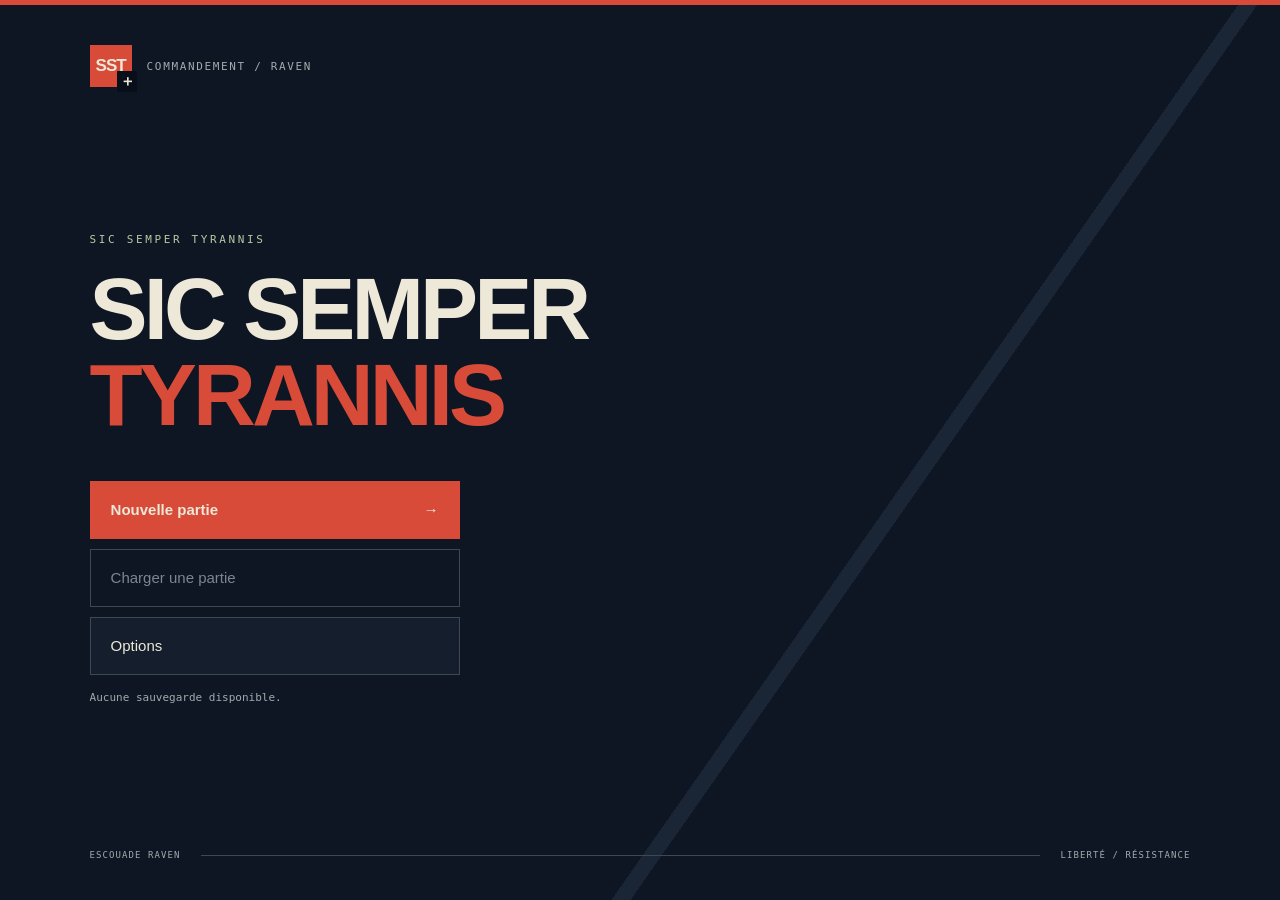
<file: index.html>
<!doctype html>
<html lang="fr">
<head>
 <meta charset="UTF-8"><meta name="viewport" content="width=device-width,initial-scale=1">
 <meta name="theme-color" content="#0e1523">
 <meta name="description" content="Sic Semper Tyrannis — Prenez le commandement de l’escouade Raven.">
 <title>SIC SEMPER TYRANNIS</title><link rel="stylesheet" href="menu.css">
</head>
<body>
 <main class="menu-shell">
  <header class="menu-brand"><span class="insignia" aria-hidden="true">SST<span>＋</span></span><span>COMMANDEMENT / RAVEN</span></header>
  <section id="main-menu" aria-labelledby="game-title">
   <p class="eyebrow">SIC SEMPER TYRANNIS</p>
   <h1 id="game-title">SIC SEMPER<br><span>TYRANNIS</span></h1>
   <nav class="menu-actions" aria-label="Menu principal">
    <a class="menu-action primary" href="cinematic/style-4/index.html?campaign=1"><span>Nouvelle partie</span><span aria-hidden="true">→</span></a>
    <button class="menu-action" disabled aria-describedby="save-status">Charger une partie</button>
    <a class="menu-action" href="?screen=options">Options</a>
   </nav>
   <p id="save-status" class="save-status">Aucune sauvegarde disponible.</p>
  </section>
  <section id="empty-menu" aria-labelledby="screen-title" hidden>
   <p class="eyebrow">SIC SEMPER TYRANNIS</p>
   <h1 id="screen-title" tabindex="-1"></h1>
   <a class="back-link" href="./">← Menu principal</a>
  </section>
  <footer><span>ESCOUADE RAVEN</span><span class="footer-rule" aria-hidden="true"></span><span>LIBERTÉ / RÉSISTANCE</span></footer>
 </main>
 <script type="module" src="menu.js"></script>
</body>
</html>
</file>
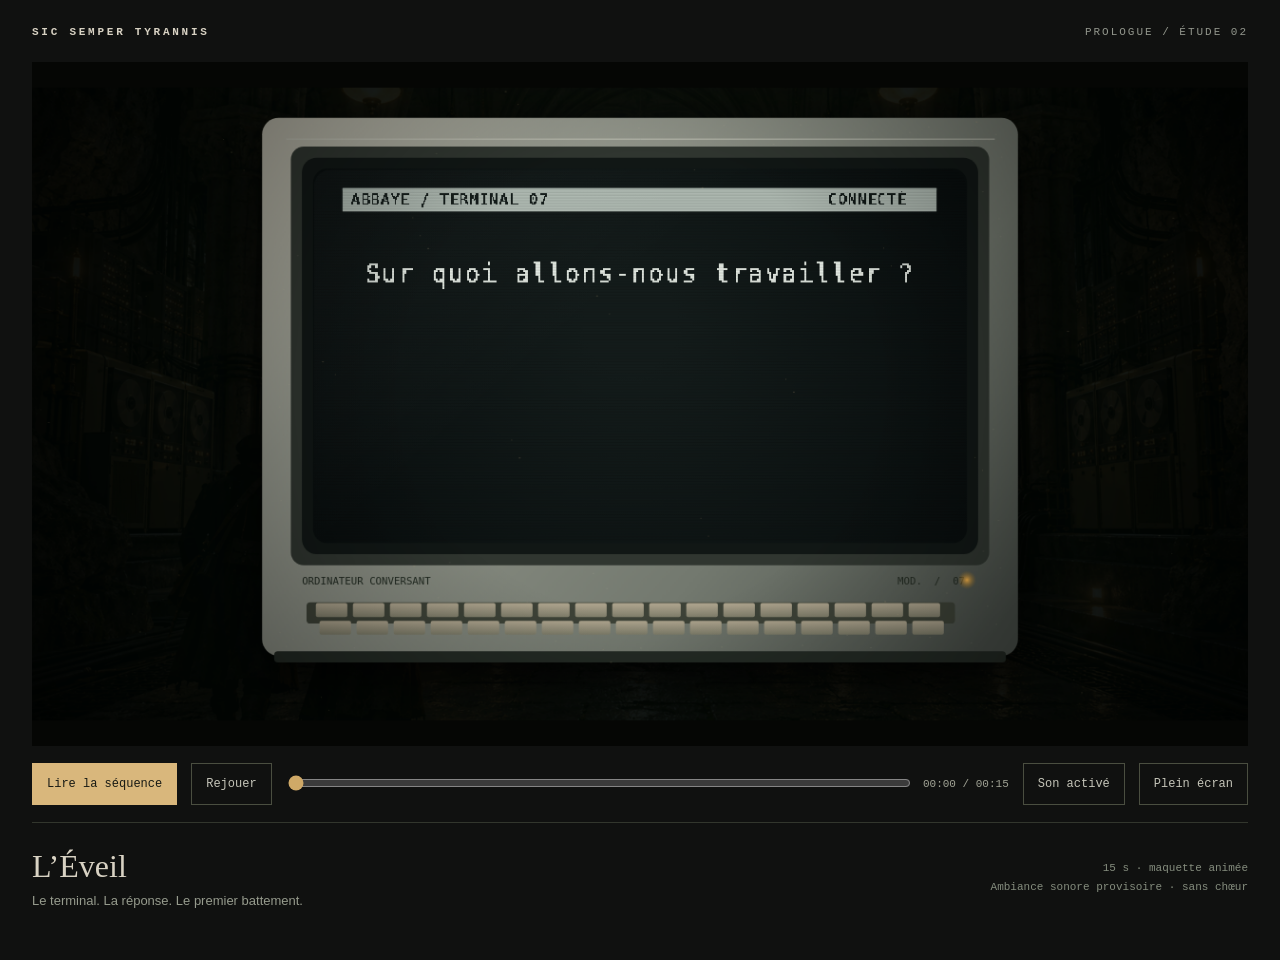
<file: cinematic/index.html>
<!doctype html>
<html lang="fr">
<meta charset="utf-8">
<meta name="viewport" content="width=device-width,initial-scale=1">
<title>Sic Semper Tyrannis — L’Éveil</title>
<link rel="stylesheet" href="player.css">
<main>
  <header><a href="../">SIC SEMPER TYRANNIS</a><span>PROLOGUE / ÉTUDE 02</span></header>
  <div class="film"><canvas id="film" width="1280" height="720" role="img" aria-label="Un terminal ancien affiche : Sur quoi allons-nous travailler ? Les rebelles demandent comment renverser Picrochole. La réponse SIC SEMPER TYRANNIS réveille les lumières d’une abbaye-datacenter."></canvas></div>
  <div class="controls">
    <button id="play" disabled>Chargement…</button>
    <button id="restart" aria-label="Reprendre au début" disabled>Rejouer</button>
    <label class="timeline"><span class="sr-only">Position de lecture</span><input id="seek" type="range" min="0" max="15" step="0.01" value="0" disabled></label>
    <output id="time">00:00 / 00:15</output>
    <button id="sound" aria-pressed="true">Son activé</button>
    <button id="fullscreen">Plein écran</button>
  </div>
  <footer><div><h1>L’Éveil</h1><p>Le terminal. La réponse. Le premier battement.</p></div><span>15 s · maquette animée<br>Ambiance sonore provisoire · sans chœur</span></footer>
  <p id="status" role="status" class="sr-only"></p>
</main>
<script src="film.js"></script>
</html>
</file>
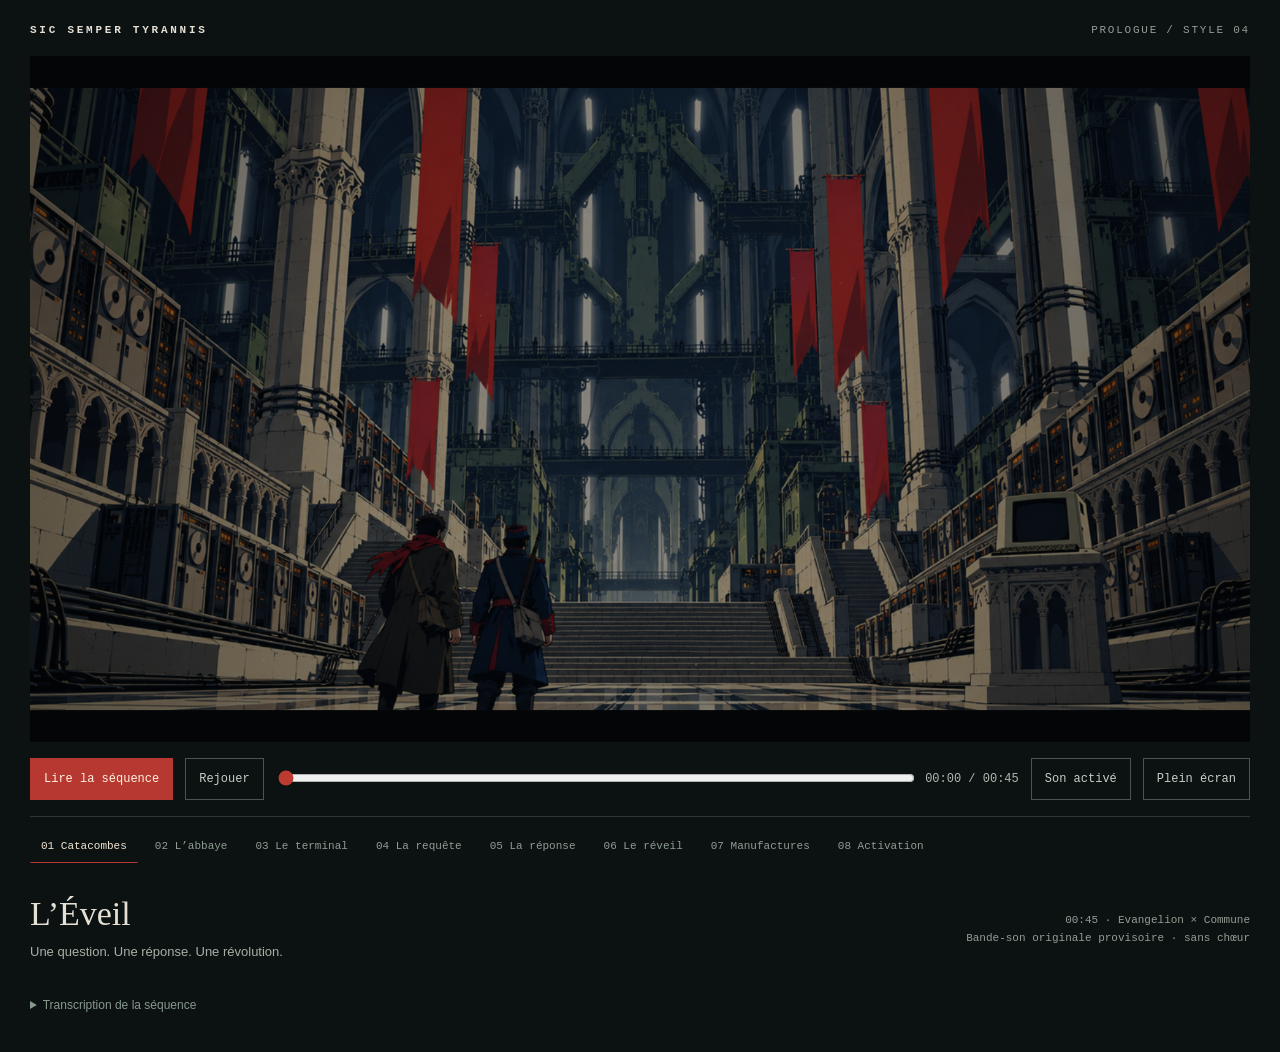
<file: cinematic/style-4/index.html>
<!doctype html>
<html lang="fr">
<head><meta charset="utf-8"><meta name="viewport" content="width=device-width,initial-scale=1"><title>L’Éveil — Sic Semper Tyrannis</title><link rel="stylesheet" href="sequence.css"></head>
<body><main id="player">
<header><a href="../../">SIC SEMPER TYRANNIS</a><span>PROLOGUE / STYLE 04</span></header>
<div class="screen"><canvas id="film" width="1920" height="1080" role="img" aria-label="L’Éveil : deux rebelles découvrent une abbaye-datacenter dans les catacombes. Leur requête au terminal réveille des manufactures de mechas."></canvas></div>
<div class="controls"><button id="play" disabled>Chargement…</button><button id="restart" disabled>Rejouer</button><label class="timeline"><span class="sr-only">Position de lecture</span><input id="seek" type="range" min="0" max="45" step="0.01" value="0" disabled></label><output id="time">00:00 / 00:45</output><button id="sound" aria-pressed="true">Son activé</button><button id="fullscreen">Plein écran</button></div>
<nav id="chapters" aria-label="Plans de la séquence"></nav>
<footer><div><h1>L’Éveil</h1><p>Une question. Une réponse. Une révolution.</p></div><span>00:45 · Evangelion × Commune<br>Bande-son originale provisoire · sans chœur</span></footer>
<p id="status" role="status"></p>
<details><summary>Transcription de la séquence</summary><p>Dans les catacombes, deux rebelles découvrent une abbaye-datacenter et son terminal. L’écran affiche : « Sur quoi allons-nous travailler ? ». Ils saisissent : « Comment renverser le tyran Picrochole ? ». Le système délibère, consulte les archives et fait appel aux instruments. Sa réponse : « SIC SEMPER TYRANNIS ». Les lumières de l’abbaye se rallument. Dans les manufactures, des bras mécaniques assemblent des mechas. La visière du premier s’allume devant les rebelles.</p></details>
</main><script src="sequence.js?v=45s"></script></body></html>
</file>
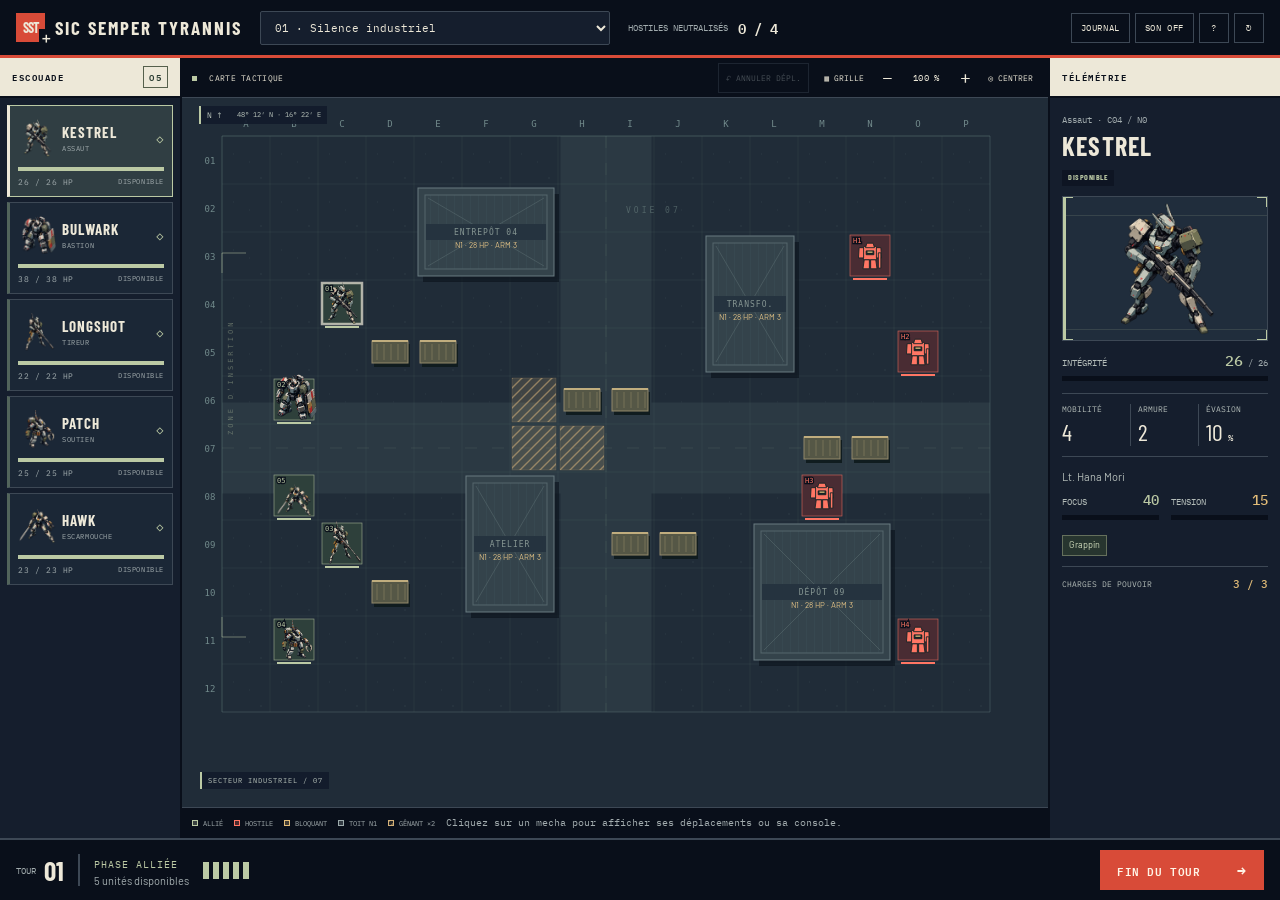
<file: mission.html>
<!doctype html>
<html lang="fr"><head><meta charset="UTF-8"><meta name="viewport" content="width=device-width,initial-scale=1"><meta name="theme-color" content="#0e1523"><meta name="description" content="Sic Semper Tyrannis — démo tactique de mechas au tour par tour. Prenez le commandement de l'escouade Raven."><title>SIC SEMPER TYRANNIS — Commandement tactique</title><link rel="stylesheet" href="style.css"></head>
<body>
<link rel="stylesheet" href="expansion.css"><link rel="stylesheet" href="console.css"><link rel="stylesheet" href="navigation.css"><link rel="stylesheet" href="command.css"><link rel="stylesheet" href="style-4.css">
<header class="topbar">
 <a class="brand" href="./" aria-label="Sic Semper Tyrannis"><span class="brand-mark">SST<span>＋</span></span><div>SIC SEMPER TYRANNIS</div></a>
 <div class="mission-picker"><label class="sr-only" for="mission-select">DÉMO</label><select id="mission-select"><option value="industrial">01 · Silence industriel</option><option value="paris">02 · Les boulevards de Picrochole</option></select></div>
 <div class="mission-progress" title="Objectif : neutraliser tous les ennemis"><span>HOSTILES NEUTRALISÉS</span><b id="objective-count">0 / 4</b></div>
 <div class="header-actions"><button id="journal-open" title="Journal d’opération">JOURNAL</button><button id="sound" title="Activer les sons" aria-label="Activer les sons">SON OFF</button><button id="help" aria-label="Briefing">?</button><button id="restart" title="Recommencer la mission" aria-label="Recommencer la mission">↻</button></div>
</header>
<main class="workspace">
 <h1 id="mission-title" class="sr-only">Silence industriel</h1>
 <aside id="squad-panel" class="leftpanel" aria-label="Escouade"><div class="panel-heading"><span>ESCOUADE</span><span class="tag" id="squad-count">05</span><button class="panel-close" data-panel="squad" aria-label="Fermer l’escouade">×</button></div><div id="roster"></div></aside>
<section class="battlepanel"><div class="maptoolbar"><div class="map-label"><span class="live-dot"></span> CARTE TACTIQUE <span class="muted">/ VUE SATELLITE</span></div><div class="map-tools"><button class="panel-toggle" data-panel="squad" aria-controls="squad-panel" aria-expanded="false">ESCOUADE</button><button class="panel-toggle" data-panel="telemetry" aria-controls="telemetry-panel" aria-expanded="false">INFOS</button><button id="undo-move" title="Annuler le déplacement avant toute action (Z)" aria-label="Annuler le déplacement">↶ <span>ANNULER DÉPL.</span></button><button id="grid-toggle" aria-pressed="true" title="Afficher ou masquer la grille">▦ GRILLE</button><button id="zoom-out" aria-label="Réduire le zoom">−</button><output id="zoom-label">100 %</output><button id="zoom-in" aria-label="Augmenter le zoom">+</button><button id="recenter" title="Recentrer sur l’unité sélectionnée">◎ CENTRER</button></div></div><div class="map-container"><div class="map-coordinates">N ↑ <span>48° 12′ N &nbsp; 16° 22′ E</span></div><div id="map-viewport" tabindex="0" aria-label="Carte défilante. Flèches pour déplacer la vue, Espace et glisser pour parcourir."><svg id="battlefield" viewBox="0 0 848 652" aria-label="Carte tactique interactive, 16 colonnes et 12 lignes" role="group"></svg></div><button id="overview" aria-label="Vue d’ensemble : cliquer pour déplacer la caméra" title="Cliquer pour déplacer la caméra"><svg id="overview-map" viewBox="0 0 32 24" aria-hidden="true"></svg></button><div class="map-caption"><span>SECTEUR INDUSTRIEL / 07</span><span>RECONNAISSANCE COMPLÈTE</span></div><div id="phase-banner" aria-live="polite"></div></div><div class="maplegend"><span><i class="legend-square cyan"></i>ALLIÉ</span><span><i class="legend-square red"></i>HOSTILE</span><span><i class="legend-square cover"></i>BLOQUANT</span><span><i class="legend-square obstacle"></i>TOIT N1</span><span><i class="legend-square hindering"></i>GÊNANT ×2</span><span class="legend-hint" id="map-hint">Sélectionnez une unité pour donner un ordre.</span></div></section>
 <aside id="telemetry-panel" class="rightpanel" aria-label="Télémétrie"><div class="panel-heading">TÉLÉMÉTRIE<button class="panel-close" data-panel="telemetry" aria-label="Fermer la télémétrie">×</button></div><div id="inspector"></div></aside>
</main>
<footer class="turnbar"><div class="turnnumber"><small>TOUR</small><b id="turn">01</b></div><div class="phase-info"><span id="phase-label">PHASE ALLIÉE</span><small id="remaining">5 unités disponibles</small></div><div class="turn-progress" id="turn-progress"></div><button id="end-turn">FIN DU TOUR <span>→</span></button></footer>
<dialog id="journal-dialog" aria-labelledby="journal-title"><form method="dialog"><header class="journal-title"><h2 id="journal-title">Journal d’opération</h2><button aria-label="Fermer le journal">×</button></header></form><div id="logs" role="log" aria-label="Journal des actions"></div></dialog>
<div id="toast" role="status"></div>
<dialog id="briefing"><form method="dialog"><span class="eyebrow">TRANSMISSION / QG RAVEN</span><h2>Commandant,<br>vous avez la main.</h2><p>Quatre mechas ennemis occupent le relais. Guidez vos cinq mechas rebelles à distance et neutralisez tous les contacts.</p><div class="brief-steps"><div><b>01</b><span>Sélectionnez un mecha rebelle<small>Sur la carte ou dans votre escouade. Hawk combat à l’épée au contact ou au tir de poignet à 4 cases.</small></span></div><div><b>02</b><span>Déplacez-vous, puis agissez<small>Une fois par tour : déplacement puis attaque ou pouvoir. Attaquer termine l'activation.</small></span></div><div><b>03</b><span>Exploitez le terrain<small>Terrain gênant : mouvement ×2 et précision −22 points à travers la trajectoire (sauf attaques de portée 1). Terrain bloquant : aucun passage ni tir.</small></span></div><div><b>04</b><span>Terminez votre tour<small>L’IA active ses unités, puis vous reprenez la main.</small></span></div></div><p class="brief-foot">Carte : molette / pavé tactile pour défiler · Espace + glisser ou bouton central pour déplacer la vue · +/− pour zoomer · vue d’ensemble pour naviguer.<br>Raccourcis : 1 déplacer · 2 attaques · 3 pouvoir · 4 attendre · Échap fermer · Z annuler le déplacement.<br>Un clic sur une cible affiche l’aperçu, un second confirme. Pour un pouvoir sans cible : cliquer pour sélectionner, recliquer pour activer.<br>Le déplacement peut être annulé avant toute action de cette unité, si sa case de départ est libre.<br>Les pouvoirs de préparation conservent l’action. Forteresse et Réparation terminent l’activation.</p><div class="brief-rules"><b>PILOTES / RÈGLES PROVISOIRES</b><p>Focus : +12 en touchant, +10 en esquivant. Tension : +12 en infligeant des dégâts, +15 en les recevant. Valeurs de 0 à 100, conservées entre les tours. Départ : focus 40, tension 15.</p><p>Chaque mecha a ses propres attaques : choisissez leur portée, leurs dégâts et leur précision. Les seuils de focus et de tension déverrouillent des attaques ; ils ne sont pas dépensés. Armure : dégâts réduits, minimum 1. Évasion : réduction des chances de toucher.</p><p><b>Réactions.</b> Avant chaque attaque ennemie, choisissez Contre-attaquer, Bloquer ou Esquiver. Blocage : −25 % de dégâts après armure (arrondis vers le bas, minimum 1). Esquive : −20 points de toucher adverse (minimum 10 %). Ces deux défenses empêchent la riposte. La contre-attaque utilise une attaque à portée, déverrouillée avant le coup adverse, et exige de survivre. Chaque réaction conserve votre activation et vaut pour un seul échange. L’ennemi choisit aussi sa réaction, affichée avant confirmation. Aucune réaction contre la fumée, le terrain ou une riposte.</p><p><b>Élévation.</b> Seul Kestrel change de niveau grâce à Grappin. Depuis le sol, une cible en hauteur doit être au bord du toit. Les attaques de portée 1 exigent le même niveau.</p><p><b>Destruction.</b> Après avoir choisi votre attaque, cliquez directement sur une unité, une barricade ou un bâtiment sur la carte. Bâtiments : 28 HP, armure 3 ; barricades : 10 HP, armure 1. Un bâtiment partage ses HP sur toute sa surface. Détruit, il s’effondre en terrain gênant ; les occupants tombent et subissent 5 dégâts par niveau, sans armure.</p><p><b>Spécialités.</b> Hawk est inciblable à travers un terrain gênant. L’Obus de rupture de BULWARK (Bastion) double les dégâts bruts au terrain. Tir courbé de Longshot ignore les effets du terrain pour le prochain tir, même manqué. Patch déploie une croix de 5 cases de fumée jusqu’à la fin de son tour suivant ; cette attaque termine son activation.</p><p>Les autres effets nommés (Suppression, Marquage…) restent indicatifs.</p></div><button class="primary">PRENDRE LE COMMANDEMENT →</button></form></dialog>
<dialog id="reaction" aria-labelledby="reaction-title"></dialog>
<dialog id="result"><span class="eyebrow">RAPPORT D'OPÉRATION</span><h2 id="result-title"></h2><p id="result-text"></p><button id="play-again" class="primary">RELANCER LA MISSION →</button></dialog>
<dialog id="confirm"><span class="eyebrow">CONFIRMATION D'ORDRE</span><h2 id="confirm-title"></h2><p id="confirm-text"></p><div class="dialog-actions"><button id="cancel-confirm">ANNULER</button><button id="accept-confirm" class="primary">CONFIRMER →</button></div></dialog>
<script type="module" src="app.js"></script></body></html>
</file>
<file: menu.css>
:root{color-scheme:dark;font-family:Arial,sans-serif;color:#ede8d8;background:#0e1523}
*{box-sizing:border-box}body{margin:0;min-height:100dvh;background:linear-gradient(125deg,transparent 65%,#1a2635 65%,#1a2635 66%,transparent 66%)}
[hidden]{display:none!important}
.menu-shell{min-height:100dvh;max-width:1440px;margin:auto;padding:40px clamp(24px,7vw,110px);display:flex;flex-direction:column;border-top:5px solid #d84b38}
.menu-brand{display:flex;align-items:center;gap:15px;color:#a2acae;font:11px monospace;letter-spacing:.15em}
.insignia{position:relative;display:grid;place-items:center;width:42px;height:42px;background:#d84b38;color:#ede8d8;font:bold 17px Arial;letter-spacing:-1px}
.insignia span{position:absolute;right:-5px;bottom:-5px;padding:1px 3px;background:#090f1a;font-size:15px}
section{flex:1;display:flex;flex-direction:column;justify-content:center;padding:60px 0}
.eyebrow{font:11px monospace;letter-spacing:.24em;color:#bbc9a4;margin:0 0 20px}
h1{font-size:clamp(38px,6.8vw,94px);line-height:.98;letter-spacing:-.045em;margin:0 0 44px;font-weight:800;overflow-wrap:anywhere}
h1 span{color:#d84b38}.menu-actions{display:grid;gap:10px;width:min(100%,370px)}
.menu-action{display:flex;align-items:center;justify-content:space-between;min-height:58px;padding:16px 20px;border:1px solid #3d4855;color:#ede8d8;background:#151e2d;text-decoration:none;font:15px Arial;text-align:left}
.menu-action.primary{background:#d84b38;border-color:#d84b38;font-weight:bold}
.menu-action:hover:not(:disabled){background:#303d48;border-color:#ede8d8}
.menu-action.primary:hover{background:#b6392b}.menu-action:disabled{color:#7c8692;background:transparent;cursor:not-allowed}
a:focus-visible,button:focus-visible{outline:2px solid #ede8d8;outline-offset:4px}
.save-status{font:11px monospace;color:#a2acae;margin:16px 0 0}
.back-link{align-self:flex-start;color:#bbc9a4;font:13px monospace;text-decoration:none;border-bottom:1px solid #3d4855;padding:12px 0}
footer{display:flex;align-items:center;gap:20px;color:#a2acae;font:9px monospace;letter-spacing:.12em}.footer-rule{height:1px;background:#3d4855;flex:1}
@media(max-width:500px){.menu-shell{padding:24px}.menu-brand{font-size:9px}section{padding:48px 0}h1{font-size:clamp(34px,10vw,50px)}footer{gap:10px;font-size:8px;letter-spacing:0}}
</file>
<file: cinematic/player.css>
:root{color-scheme:dark;font-family:Arial,sans-serif;background:#101110;color:#d8d2c3}*{box-sizing:border-box}body{margin:0}main{max-width:1440px;margin:auto;padding:26px 32px}header{display:flex;justify-content:space-between;gap:20px;align-items:center;margin-bottom:24px;font:11px monospace;letter-spacing:.18em;color:#92968c}header a{color:#d8d2c3;text-decoration:none;font-weight:bold;letter-spacing:.25em}.film{background:#050604}canvas{width:100%;display:block;aspect-ratio:16/9}.controls{display:flex;gap:14px;align-items:center;padding:17px 0;border-bottom:1px solid #32362d}button{font:12px monospace;background:transparent;color:#c5c5b9;border:1px solid #4a4e40;padding:11px 14px;cursor:pointer;white-space:nowrap;min-height:42px}button:hover{background:#2c3026}button:disabled{opacity:.5;cursor:wait}button:focus-visible,input:focus-visible{outline:2px solid #edb86c;outline-offset:4px}#play{background:#d9b77c;color:#181a14;border-color:#d9b77c;min-width:126px}.timeline{flex:1;min-width:80px}input{width:100%;accent-color:#cfa967}output{font:11px monospace;white-space:nowrap;color:#a1a395}footer{display:flex;justify-content:space-between;gap:20px;align-items:center;padding:25px 0}h1{font-family:Georgia,serif;font-weight:normal;font-size:32px;margin:0 0 8px}p{margin:0;font-size:13px;color:#969b8d}footer>span{font:11px/1.7 monospace;color:#858d7e;text-align:right}.sr-only{position:absolute;width:1px;height:1px;padding:0;margin:-1px;overflow:hidden;clip:rect(0,0,0,0);white-space:nowrap;border:0}main:fullscreen{background:#080907;max-width:none;width:100%;height:100%;display:flex;flex-direction:column;justify-content:center;padding:12px}main:fullscreen header,main:fullscreen footer{display:none}main:fullscreen .film{min-height:0}main:fullscreen canvas{max-height:calc(100vh - 85px);width:100%;object-fit:contain}@media(max-width:650px){main{padding:18px 12px}header{letter-spacing:.05em;font-size:10px}.controls{flex-wrap:wrap;gap:8px}button{padding:10px}#play{min-width:112px}.timeline{order:5;flex-basis:75%}output{order:6}footer{align-items:flex-start}h1{font-size:26px}footer>span{max-width:145px}}
</file>
<file: cinematic/style-4/sequence.css>
:root{color-scheme:dark;font-family:Arial,sans-serif;background:#0c1112;color:#e4e0d5}*{box-sizing:border-box}body{margin:0}main{max-width:1600px;margin:auto;padding:24px 30px}header{display:flex;justify-content:space-between;gap:24px;align-items:center;margin-bottom:20px;font:11px monospace;letter-spacing:.16em;color:#929e98}header a{color:#e4e0d5;text-decoration:none;font-weight:bold;letter-spacing:.25em}.screen{background:#020405}canvas{width:100%;display:block;aspect-ratio:16/9}.controls{display:flex;gap:12px;align-items:center;padding:16px 0;border-bottom:1px solid #2b3736}button{font:12px monospace;background:transparent;color:#c6cec6;border:1px solid #4a5550;padding:10px 13px;cursor:pointer;white-space:nowrap;min-height:42px}button:hover{background:#283330}button:disabled{opacity:.5;cursor:wait}button:focus-visible,input:focus-visible,a:focus-visible{outline:2px solid #eee5cf;outline-offset:4px}#play{background:#b73830;color:#fff2e2;border-color:#b73830;min-width:130px}.timeline{flex:1;min-width:80px}input{width:100%;accent-color:#bc3a30}output{font:12px monospace;white-space:nowrap;color:#b0bbb0}nav{display:flex;gap:6px;flex-wrap:wrap;padding:12px 0}nav button{min-height:34px;padding:7px 10px;border-color:transparent;font-size:11px;color:#8e9e94}nav button[aria-current=true]{color:#f0e6d4;border-bottom-color:#b73830}footer{display:flex;justify-content:space-between;gap:20px;align-items:center;padding:20px 0}h1{font-family:Georgia,serif;font-weight:normal;font-size:34px;margin:0 0 8px}p{font-size:13px;line-height:1.7;margin:0;color:#a5b1a7}footer>span{font:11px/1.7 monospace;color:#929f94;text-align:right}#status:not(:empty){padding:10px 0;color:#efb3a0}details{font-size:12px;color:#87998e;margin:15px 0}details p{max-width:850px;margin-top:12px}.sr-only{position:absolute;width:1px;height:1px;padding:0;margin:-1px;overflow:hidden;clip:rect(0,0,0,0);white-space:nowrap;border:0}main:fullscreen{background:#030506;max-width:none;width:100%;height:100%;display:flex;flex-direction:column;justify-content:center;padding:12px}main:fullscreen header,main:fullscreen footer,main:fullscreen nav,main:fullscreen details{display:none}main:fullscreen .screen{min-height:0}main:fullscreen canvas{max-height:calc(100vh - 85px);width:100%;object-fit:contain}@media(max-width:650px){main{padding:16px 10px}header{letter-spacing:.03em;font-size:10px}.controls{flex-wrap:wrap;gap:8px}button{padding:10px}#play{min-width:112px}.timeline{order:5;flex-basis:70%}output{order:6}footer{align-items:flex-start}h1{font-size:27px}footer>span{max-width:145px}nav button{min-height:40px}}
/* Campaign playback keeps the film and its essential controls. */
.campaign{background:#0e1523}.campaign main{min-height:100dvh;display:flex;flex-direction:column;justify-content:center}
.campaign #chapters,.campaign footer,.campaign details,.campaign #restart,.campaign .timeline{display:none}
.campaign .screen{min-height:0}.campaign canvas{max-height:calc(100dvh - 180px);object-fit:contain}
.campaign .controls{flex-wrap:wrap}.campaign #skip{margin-left:auto;border-color:#d84b38;color:#ede8d8}
@media(max-width:650px){.campaign output{order:0}.campaign #skip{flex-basis:100%;margin:0}}
</file>
<file: style.css>
@import url('https://fonts.googleapis.com/css2?family=Barlow+Condensed:wght@500;600;700&family=Barlow:wght@400;500;600;700&family=IBM+Plex+Mono:wght@400;500;600&display=swap');
:root{--bg:#101719;--panel:#141d20;--line:#2c373a;--muted:#7c8e92;--text:#d8e0dd;--cyan:#8cd5cc;--amber:#d9b778;--red:#df8277;--mono:'IBM Plex Mono',monospace;--condensed:'Barlow Condensed',sans-serif}*{box-sizing:border-box}body{margin:0;background:var(--bg);color:var(--text);font-family:Barlow,Arial,sans-serif;font-size:14px}button,a{-webkit-tap-highlight-color:transparent}button{font-family:var(--mono);color:inherit;background:transparent;border:1px solid var(--line);cursor:pointer;font-size:10px;letter-spacing:.6px;transition:background .15s,border-color .15s}button:hover:not(:disabled){background:#29393c;border-color:#73878a}button:focus-visible,a:focus-visible{outline:2px solid var(--amber);outline-offset:3px}button:disabled{opacity:.3;cursor:not-allowed}button.active{background:#25413f;border-color:var(--cyan);color:var(--cyan)}.topbar{height:77px;padding:0 27px;display:flex;align-items:center;justify-content:space-between;border-bottom:1px solid var(--line);background:#121b1d}.brand{display:flex;align-items:center;gap:13px;text-decoration:none;color:var(--text);font:600 25px var(--condensed);letter-spacing:3px}.brand small{display:block;font:8px var(--mono);letter-spacing:1.3px;color:var(--muted);margin-top:5px}.brand-mark{position:relative;border:1px solid #a8b7af;width:38px;height:39px;display:grid;place-items:center;letter-spacing:-2px;font-size:25px;transform:skew(-6deg)}.brand-mark span{position:absolute;right:-7px;bottom:-6px;background:var(--bg);font-size:18px;color:var(--amber)}.header-center{font:9px var(--mono);letter-spacing:1px;color:#a9b6b5;display:flex;gap:10px;align-items:center}.divider{color:var(--line);margin:0 10px}.live-dot{display:inline-block;width:5px;height:5px;border-radius:50%;background:var(--cyan);box-shadow:0 0 8px #8cd5cc44;flex-shrink:0}.header-actions{display:flex;gap:8px}.header-actions button{height:30px;padding:0 11px}.missionbar{display:flex;align-items:center;justify-content:space-between;padding:24px 27px 23px}.eyebrow{font:9px var(--mono);letter-spacing:1.4px;color:var(--amber)}.eyebrow i{font-style:normal;color:#536163;padding:0 9px}h1{font:600 32px var(--condensed);letter-spacing:.6px;margin:7px 0 0}h1 span{font:8px var(--mono);letter-spacing:1px;color:var(--muted);margin-left:20px}.mission-target{display:flex;align-items:center;gap:13px;border-left:1px solid var(--line);padding-left:22px}.target-icon{font-size:30px;color:var(--amber)}.mission-target small{display:block;font:8px var(--mono);color:var(--muted);margin-bottom:6px;letter-spacing:1px}.mission-target strong{font-size:12px;font-weight:500}.mission-target>span:last-child{font:13px var(--mono);margin-left:16px;color:var(--amber)}.workspace{display:grid;grid-template-columns:218px minmax(400px,1fr) 238px;border-top:1px solid var(--line);border-bottom:1px solid var(--line);margin:0 27px}.leftpanel,.rightpanel{background:var(--panel);min-width:0}.leftpanel{border-right:1px solid var(--line);display:flex;flex-direction:column}.rightpanel{border-left:1px solid var(--line)}.panel-heading{height:43px;padding:0 16px;display:flex;align-items:center;justify-content:space-between;font:10px var(--mono);letter-spacing:1px;border-bottom:1px solid var(--line)}.tag{font-size:9px;color:var(--cyan);border:1px solid #385451;padding:2px 5px}.panel-sub{font:7px var(--mono);letter-spacing:1px;color:var(--muted);padding:15px 16px 11px}.unit-card{display:block;width:calc(100% - 20px);margin:0 10px 7px;padding:12px 11px;text-align:left;border:1px solid #2c383b;background:#182225;position:relative}.unit-card.selected{border-color:#7caeaa;background:#1c3030;box-shadow:inset 3px 0 var(--cyan)}.unit-card.dead{opacity:.35}.unit-card.completed{opacity:.55}.unit-top{display:flex;gap:9px;align-items:center}.unit-code{font:20px var(--condensed);color:var(--cyan);width:23px}.unit-name{font:600 16px var(--condensed);letter-spacing:1px}.unit-role{color:var(--muted);font:8px var(--mono);margin-top:3px}.unit-status{margin-left:auto;color:var(--cyan);font-size:12px}.hp-line{height:3px;background:#2a393b;display:flex;margin-top:11px}.hp-fill{height:100%;background:var(--cyan);transition:width .3s}.unit-bottom{display:flex;justify-content:space-between;font:8px var(--mono);margin-top:6px;color:#96a8a8}.squad-note{display:flex;gap:9px;margin:11px 17px 20px;align-items:flex-start;font-size:10px;color:#bcc8c5}.squad-note .live-dot{margin-top:4px}.squad-note small{display:block;color:var(--muted);font-size:9px;margin-top:5px}.objective-box{border-top:1px solid var(--line);padding:19px 16px}.objective-box .eyebrow{font-size:8px;color:var(--muted)}.objective-box p{font-size:12px;margin:12px 0 7px}.objective-box>small{font-size:11px;line-height:1.7;color:var(--muted)}.rule-line{height:1px;background:var(--line);margin:19px 0 13px}.mini-stat{display:flex;justify-content:space-between;font:8px var(--mono);margin:11px 0;color:var(--muted)}.mini-stat b{color:var(--cyan);font-weight:500}.red{color:var(--red)!important}.left-footer{margin-top:auto;padding:15px 16px;font:8px var(--mono);color:#91a3a3;line-height:1.9}.left-footer span{font-size:7px;color:#536568}.battlepanel{min-width:0;display:flex;flex-direction:column}.maptoolbar{height:43px;padding:0 16px;display:flex;align-items:center;justify-content:space-between;font:8px var(--mono);letter-spacing:.7px;background:#172124}.maptoolbar .live-dot{margin-right:7px}.muted{color:var(--muted);margin-left:8px}.map-tools{display:flex;align-items:center;gap:12px;color:var(--muted);font-size:7px}.map-tools button{font-size:8px;border:0;padding:5px;color:var(--muted)}.map-container{position:relative;background:#1c292c;flex:1;display:flex;align-items:center;min-height:380px;overflow:hidden}.map-container:after{content:'';position:absolute;inset:0;pointer-events:none;background:repeating-linear-gradient(0deg,transparent,transparent 3px,#08131309 4px)}#battlefield{display:block;width:100%;max-height:calc(100vh - 330px);min-height:380px;user-select:none}.map-coordinates{position:absolute;top:14px;left:17px;right:17px;font:9px var(--mono);color:#9baaa6;display:flex;justify-content:space-between;pointer-events:none}.map-coordinates span{font-size:7px;color:#6e8586}.map-caption{position:absolute;left:18px;right:18px;bottom:14px;font:7px var(--mono);letter-spacing:1px;color:#698181;display:flex;justify-content:space-between;pointer-events:none}.maplegend{display:flex;align-items:center;gap:14px;padding:12px 15px;border-top:1px solid var(--line);font:7px var(--mono);color:#9aacab;background:#141e20;min-height:35px}.maplegend>span{display:flex;align-items:center;gap:5px;white-space:nowrap}.legend-square{display:inline-block;width:6px;height:6px;border:1px solid}.legend-square.cyan{border-color:var(--cyan);background:#8cd5cc44}.legend-square.red{background:#df827744}.legend-square.cover{color:var(--amber);background:#d9b77844}.legend-square.obstacle{color:#72878a;background:#72878a44}.maplegend .legend-hint{margin-left:auto;white-space:normal;line-height:1.5;max-width:220px;font-size:8px}.actionbar{padding:14px 14px 15px;background:#172124;border-top:1px solid var(--line)}.active-label{display:flex;align-items:center;justify-content:space-between;margin-bottom:11px}.active-label small{font:7px var(--mono);letter-spacing:1px;color:var(--muted)}.active-label b{font:600 13px var(--condensed);letter-spacing:1px}.active-label b span{font:9px var(--mono);color:var(--muted);margin-left:7px}.actionbuttons{display:flex;gap:7px}.action{flex:1;min-width:0;display:flex;align-items:center;gap:8px;text-align:left;height:49px;padding:6px 9px;font-size:8px;position:relative}.action-icon{font-size:23px;color:var(--cyan);font-family:Arial}.action small{display:block;font:8px Barlow,Arial,sans-serif;color:var(--muted);margin-top:5px;letter-spacing:0}.action kbd{position:absolute;top:4px;right:5px;color:#607476;font:7px var(--mono)}.wait-action{flex:.9}.wait-action>span{color:var(--muted);font-size:15px}.tiny-light{width:4px;height:4px;background:var(--cyan)}.mech-portrait{height:139px;background:radial-gradient(ellipse at center,#2b3e3e 0,transparent 67%),repeating-linear-gradient(0deg,transparent,transparent 19px,#5f7d7712 20px),repeating-linear-gradient(90deg,transparent,transparent 19px,#5f7d7712 20px);position:relative;margin:12px 12px 0;border:1px solid #2e4142;display:grid;place-items:center}.mech-portrait svg{height:116px;width:116px;color:var(--cyan);opacity:.85}.portrait-label{position:absolute;top:8px;left:8px;font:7px var(--mono);color:var(--muted)}.portrait-bottom{position:absolute;bottom:8px;right:8px;font:7px var(--mono);color:var(--cyan)}.unit-detail{padding:15px}.detail-kicker{font:8px var(--mono);letter-spacing:1px;color:var(--amber)}.unit-detail h2{font:600 27px var(--condensed);letter-spacing:1.5px;margin:5px 0}.pilot{font-size:11px;color:var(--muted);margin-bottom:17px}.detail-hp{display:flex;justify-content:space-between;font:8px var(--mono);color:var(--muted)}.detail-hp b{color:var(--cyan);font-weight:500}.stats{display:grid;grid-template-columns:repeat(3,1fr);padding:16px 0;border-bottom:1px solid var(--line)}.stats>div{border-right:1px solid var(--line);padding-left:13px}.stats>div:first-child{padding:0}.stats>div:last-child{border:0}.stats small{font:7px var(--mono);color:var(--muted);display:block}.stats b{font:22px var(--condensed);display:block;margin-top:5px}.stats em{font:8px var(--mono);font-style:normal;color:var(--muted)}.ability{padding-top:14px;min-height:77px}.ability strong{font:9px var(--mono);color:var(--amber);display:block}.ability p{color:var(--muted);font-size:11px;line-height:1.6;margin:8px 0 0}.log-heading{padding:14px 15px;border-top:1px solid var(--line);border-bottom:1px solid var(--line);display:flex;align-items:center;justify-content:space-between;font:8px var(--mono);letter-spacing:.7px}#logs{max-height:173px;overflow:auto;padding:5px 14px;scrollbar-width:thin;scrollbar-color:#445b5b transparent}.log-entry{font:8px var(--mono);line-height:1.7;padding:8px 0;border-bottom:1px solid #273335;color:#8c9e9e}.log-entry.ally{color:#a9ccc5}.log-entry.enemy{color:#d38e81}.log-entry span{color:#536d6e;margin-right:6px}.turnbar{display:flex;gap:17px;align-items:center;padding:18px 27px}.turnnumber{display:flex;align-items:center;gap:11px;border-right:1px solid var(--line);padding-right:19px}.turnnumber small{font:8px var(--mono);color:var(--muted)}.turnnumber b{font:32px var(--condensed);font-weight:500}.phase-info>span{font:10px var(--mono);letter-spacing:1px;color:var(--cyan)}.phase-info small{display:block;color:var(--muted);font-size:10px;margin-top:5px}.turn-progress{display:flex;gap:4px;margin-left:8px}.turn-progress i{display:block;width:7px;height:20px;background:var(--cyan)}.turn-progress i.done{background:#304343}.turn-help{margin-left:auto;color:#bac6c2;font-size:10px}.turn-help span{display:block;color:var(--muted);font-size:9px;margin-top:5px}#end-turn,.primary{background:var(--amber);border:1px solid var(--amber);color:#172022;font:600 10px var(--mono);padding:16px 21px}#end-turn{margin-left:9px;min-width:206px;display:flex;justify-content:space-between;gap:30px}#end-turn:hover:not(:disabled),.primary:hover{background:#efcf92}#end-turn span{font-size:15px}dialog{background:#192427;border:1px solid #607373;padding:35px;color:var(--text);max-width:530px;width:calc(100% - 40px);box-shadow:0 25px 100px #0008}dialog::backdrop{background:#071012ba;backdrop-filter:blur(4px)}dialog h2{font:600 37px/1.1 var(--condensed);margin:18px 0}dialog p{font-size:13px;line-height:1.7;color:#a3b2b2}.brief-steps{margin:22px 0}.brief-steps>div{display:flex;gap:17px;margin:18px 0;align-items:start}.brief-steps b{color:var(--amber);font:16px var(--mono)}.brief-steps span{font-size:13px}.brief-steps small{display:block;font-size:11px;color:var(--muted);line-height:1.6;margin-top:4px}.brief-foot{font-size:10px!important}.primary{margin-top:10px;width:100%}.dialog-actions{display:flex;gap:10px}.dialog-actions button{margin-top:10px;flex:1}#toast{position:fixed;bottom:100px;left:50%;transform:translate(-50%,15px);opacity:0;transition:.2s;pointer-events:none;background:#25383a;border:1px solid #648a85;padding:13px 20px;font:11px var(--mono);z-index:10;max-width:85vw;text-align:center}#toast.visible{opacity:1;transform:translate(-50%,0)}#phase-banner{position:absolute;top:43%;width:100%;text-align:center;background:#142326e8;color:var(--red);padding:22px;letter-spacing:4px;font:600 24px var(--condensed);border-block:1px solid #c7846866;display:none;pointer-events:none}#phase-banner.visible{display:block}.cell{cursor:pointer}.cell:hover{fill:#abc7bd12}.unit-svg{pointer-events:none}.unit-svg.selected .select-ring{stroke:var(--amber);stroke-width:2}.unit-svg.completed{opacity:.45}.unit-svg.dead{opacity:.22}.move-cell{fill:#7bcfc316;stroke:#7bcfc33b;stroke-width:.6}.move-cell:hover{fill:#7bcfc350;cursor:pointer}.aim-ring{fill:none;stroke:var(--red);stroke-width:1.5;stroke-dasharray:4 4}.shot-line{stroke:var(--amber);stroke-width:3;filter:drop-shadow(0 0 5px #ffe5a2);animation:shot .6s forwards;pointer-events:none}.damage-label{fill:#ffdfb6;font:600 20px var(--mono);paint-order:stroke;stroke:#132022;stroke-width:4px;animation:damage .9s forwards;pointer-events:none}@keyframes shot{0%{opacity:1}100%{opacity:0}}@keyframes damage{0%{opacity:1;transform:translateY(0)}100%{opacity:0;transform:translateY(-20px)}}@media(min-width:1600px){.workspace{grid-template-columns:245px minmax(400px,1fr) 270px}.missionbar{padding-block:27px}#battlefield{max-height:calc(100vh - 345px)}}@media(max-width:1200px){.workspace{margin:0 15px;grid-template-columns:180px minmax(350px,1fr) 200px}.topbar,.missionbar,.turnbar{padding-left:15px;padding-right:15px}h1 span,.header-center,.legend-hint,.turn-help{display:none!important}.action{padding:5px;gap:5px;font-size:7px}.action-icon{font-size:19px}.maplegend{gap:10px}.map-tools>span{display:none}.unit-detail{padding:12px}.mission-target{font-size:11px}}@media(max-width:950px){.workspace{grid-template-columns:170px minmax(320px,1fr)}.rightpanel{display:none}.mission-target{padding-left:12px}.mission-target strong{font-size:10px}.turnbar{gap:10px}.turn-progress{margin-right:auto}.maptoolbar .muted{display:none}.action{font-size:8px}#battlefield{max-height:none}.left-footer{display:none}}@media(max-width:640px){.topbar{height:65px}.brand{font-size:20px;gap:9px}.brand small{font-size:6px}.brand-mark{width:30px;height:32px;font-size:21px}.header-actions button{padding:0 8px}.header-actions span{display:none}.missionbar{padding-block:18px}.mission-target{display:none}h1{font-size:29px}.workspace{display:flex;flex-direction:column;margin:0 8px}.leftpanel{border-right:0;order:2}.leftpanel .panel-heading,.panel-sub,.squad-note,.objective-box{display:none}#roster{display:grid;grid-template-columns:repeat(4,1fr);padding:9px 4px;gap:4px}.unit-card{margin:0;width:100%;padding:8px 5px}.unit-top{gap:3px;flex-wrap:wrap}.unit-code{font-size:15px;width:15px}.unit-name{font-size:12px;letter-spacing:.4px}.unit-role{font-size:6px}.unit-status{display:none}.unit-bottom{font-size:6px}.unit-bottom span:last-child{display:none}.hp-line{margin-top:7px}.battlepanel{order:1}.maptoolbar{padding:0 10px;font-size:7px}.map-container{min-height:0}#battlefield{min-height:0}.map-coordinates{top:8px;font-size:7px}.map-caption{bottom:8px;font-size:5px}.maplegend{padding:9px;font-size:6px;gap:12px}.actionbar{padding:10px 7px}.actionbuttons{gap:4px}.action{height:48px;font-size:6px;padding:5px;gap:4px}.action small{font-size:7px}.action-icon{font-size:17px}.action kbd{display:none}.turnbar{padding:13px 10px;gap:10px;flex-wrap:wrap}.turnnumber{padding-right:10px;gap:6px}.turnnumber b{font-size:26px}.phase-info>span{font-size:8px}.phase-info small{font-size:8px}.turn-progress{margin-left:0}.turn-progress i{width:5px;height:16px}#end-turn{min-width:0;width:100%;margin:0;padding:13px}.eyebrow{font-size:8px}dialog{padding:24px}.brief-steps>div{margin:13px 0}.brief-steps small{font-size:10px}#phase-banner{font-size:18px}.wait-action>span{font-size:12px}}
#battlefield{height:auto;max-height:none;min-height:0}.map-container{min-height:0}.mech-portrait[style] svg{color:inherit}
#logs{padding:0;max-height:none;overflow:visible}.rightpanel{background:#131f22}.rightpanel .panel-heading{color:var(--cyan);border-bottom:1px solid #49615d;background:linear-gradient(90deg,#213632,transparent)}.rightpanel .log-heading{border-top:1px solid #49615d;color:var(--amber);background:repeating-linear-gradient(135deg,transparent,transparent 5px,#d9b77805 5px,#d9b77805 10px)}
@media(prefers-reduced-motion:reduce){*{animation:none!important;transition:none!important}}

/* Rebel miniatures keep cell input, identifiers and health bars unobstructed. */
.roster-miniature{width:36px;height:43px;object-fit:contain;flex-shrink:0}.unit-top{gap:5px}.mecha-sprite{pointer-events:none;filter:drop-shadow(0 1px 1px #061314)}.map-unit-code{paint-order:stroke;stroke:#0e1b1d;stroke-width:2px}.slash-line{stroke:#f2dba7;stroke-width:5;stroke-linecap:round;animation:shot .45s forwards;pointer-events:none}@media(max-width:640px){#roster{grid-template-columns:repeat(5,minmax(0,1fr))}.roster-miniature{width:100%;height:46px}.unit-name{font-size:10px}.unit-role{font-size:5px}.unit-code{font-size:12px;width:12px}.unit-top{gap:2px}}
</file>
<file: expansion.css>
.workspace{grid-template-columns:205px minmax(360px,1fr) 270px}.battlepanel{align-self:start}.map-container{flex:initial}.maplegend .legend-hint{max-width:270px}.actionbar{padding:16px}#orders{margin-top:15px}.pilot-strip{display:flex;align-items:center;gap:20px;border-top:1px solid #354c4c;padding:13px 0 3px;font:8px var(--mono)}.pilot-strip>span:first-child{margin-right:auto;color:#9aafad}.pilot-strip b{font:22px var(--condensed);margin-left:5px;letter-spacing:1px}.pilot-strip small{color:#668383;font-size:7px}.focus-value{color:var(--cyan)}.tension-value{color:var(--amber)}.orders-heading{display:flex;flex-direction:column;gap:7px;margin:16px 0 12px;padding-top:14px;border-top:1px solid var(--line)}.orders-heading b{font:9px var(--mono);letter-spacing:1px;color:var(--amber)}.orders-heading small{font:10px Barlow,sans-serif;color:#8da4a3;line-height:1.5}.attack-list,.power-list{display:grid;grid-template-columns:repeat(3,minmax(0,1fr));gap:8px}.attack-card,.power-card{padding:11px 10px;text-align:left;background:#17272a;min-width:0;letter-spacing:0;position:relative;border-color:#3a5051}.attack-card.chosen,.power-card.chosen{background:#1e3738;border-color:#8cd5cc;box-shadow:inset 0 3px #8cd5cc}.attack-title{display:flex;gap:6px;flex-direction:column}.attack-title strong{font:600 17px/1.1 var(--condensed);letter-spacing:.4px;color:#d8e6e0}.attack-title>span{font:6px var(--mono);letter-spacing:.7px;color:#8cd5cc}.weapon-name{display:block;font:9px/1.4 Barlow,sans-serif;color:#8ba19f;margin-top:8px;min-height:24px}.attack-metrics{display:grid;grid-template-columns:repeat(3,1fr);gap:7px;margin:13px 0}.attack-metrics span{font:6px var(--mono);color:#92aba8}.attack-metrics b{display:block;font:22px var(--condensed);font-weight:500;color:#d3e2dc;margin-top:5px}.attack-requirements{border-top:1px solid #345052;padding-top:9px;display:flex;gap:12px;font:8px var(--mono);color:#8cd5cc}.attack-requirements .unmet{color:#e9b575}.attack-effect{display:block;margin-top:9px;font:8px/1.5 Barlow,sans-serif;color:#7f9797;min-height:24px}.attack-card.locked{opacity:.65;cursor:not-allowed;background:repeating-linear-gradient(135deg,#192427,#192427 6px,#1c282b 6px,#1c282b 7px)}.attack-card.locked .attack-title>span{color:#d9b778}.attack-card:disabled:not(.locked){opacity:.65}.power-card p{font:11px/1.6 Barlow,sans-serif;color:#9db2b0;margin:10px 0;min-height:52px}.power-cost{display:block;font:6px/1.6 var(--mono);letter-spacing:.5px;color:#d9b778;border-top:1px solid #3e4b45;padding-top:8px}.targets-heading{font:8px var(--mono);color:#8ca4a3;margin:16px 0 9px;letter-spacing:.3px}.target-list{display:grid;grid-template-columns:repeat(2,minmax(0,1fr));gap:6px}.target-card{padding:9px;text-align:left;border-color:#704e49;background:#2b2424;letter-spacing:0}.target-card b{font:13px var(--condensed);color:#e6a397;display:block}.target-card small{font:8px/1.5 var(--mono);color:#bdaca4;display:block;margin-top:4px}.target-card:disabled{opacity:.45;border-color:#3d4647;background:#192326}.target-card:hover:not(:disabled){background:#44312c;border-color:#df8277}.brief-rules{border-top:1px solid var(--line);margin-top:20px;padding-top:18px}.brief-rules>b{font:10px var(--mono);color:var(--amber)}.brief-rules p{font-size:11px}.turn-help{max-width:270px}.rightpanel{align-self:start}.actionbuttons .action small{line-height:1.4}.actionbuttons .action{height:55px}.rightpanel .panel-heading{font-size:9px}
@media(min-width:1600px){.workspace{grid-template-columns:230px minmax(440px,1fr) 300px}.attack-card,.power-card{padding:14px}.attack-title strong{font-size:19px}.attack-metrics span{font-size:7px}}
@media(max-width:1200px){.workspace{grid-template-columns:170px minmax(340px,1fr) 245px}.actionbar{padding:11px}.attack-list,.power-list{gap:5px}.attack-card,.power-card{padding:9px 7px}.attack-title strong{font-size:15px}.attack-metrics{gap:3px}.attack-metrics b{font-size:20px}.attack-requirements{gap:6px;font-size:7px}.attack-metrics span{font-size:5px}.pilot-strip{gap:10px;font-size:7px}.pilot-strip b{font-size:19px}}
@media(max-width:1050px){.workspace{grid-template-columns:160px minmax(330px,1fr)}.rightpanel{display:grid;grid-column:1/-1;grid-template-columns:minmax(0,1fr) minmax(0,1fr);border-left:0;border-top:1px solid var(--line);width:100%}.rightpanel>.panel-heading{grid-column:1;grid-row:1}.rightpanel>#inspector{grid-column:1;grid-row:2}.rightpanel>.log-heading{grid-column:2;grid-row:1;border-top:0}.rightpanel>#logs{grid-column:2;grid-row:2;border-left:1px solid var(--line)}.pilot-strip{font-size:8px}.attack-metrics span{font-size:6px}.attack-title strong{font-size:17px}}
@media(max-width:640px){.workspace{display:flex}.leftpanel{order:2}.rightpanel{order:3;display:block}.rightpanel>#logs{border-left:0}.rightpanel .log-heading{border-top:1px solid var(--line)}.pilot-strip{gap:9px;flex-wrap:wrap}.pilot-strip>span:first-child{width:100%;font-size:10px;margin-bottom:2px}.pilot-strip b{font-size:23px}.attack-list,.power-list{grid-template-columns:1fr}.attack-card,.power-card{padding:12px}.attack-title{flex-direction:row;justify-content:space-between;align-items:center}.attack-title strong{font-size:19px}.attack-title>span{font-size:7px}.weapon-name{min-height:0;font-size:10px}.attack-metrics{margin:10px 0}.attack-metrics span{font-size:7px}.attack-metrics b{font-size:24px}.attack-effect{min-height:0;font-size:10px}.attack-requirements{font-size:9px;gap:20px}.power-card p{min-height:0}.power-cost{font-size:8px}.target-list{grid-template-columns:1fr}.target-card small{font-size:10px}.actionbuttons .action{height:56px}.actionbar{padding:11px}.actionbuttons .action small{font-size:7px}.orders-heading small{font-size:11px}}
</file>
<file: console.css>
.map-container{isolation:isolate}
#orders.tactical-console{position:absolute;z-index:5;margin:0;width:340px;max-width:calc(100% - 16px);display:flex;flex-direction:column;background:#142124;border:1px solid #638c84;box-shadow:0 10px 32px #06101099;color:var(--text);text-align:left;overflow:hidden}
#orders[hidden]{display:none}
.console-header{display:flex;align-items:center;gap:10px;padding:10px 12px;border-bottom:1px solid #38514e;flex-shrink:0}
.console-header strong{font:600 20px var(--condensed);letter-spacing:1px;margin-right:auto}
.console-header small{font:10px var(--mono);color:#a6bcb7}
.tactical-console button{font:12px/1.4 Barlow,Arial,sans-serif;letter-spacing:0;min-height:38px}
.tactical-console button:disabled{opacity:.55}
.console-header .console-close{width:32px;min-height:32px;font-size:21px;border:0;padding:0}
.console-tabs{display:flex;gap:5px;padding:9px 10px 0;flex-shrink:0}
.console-tabs button{flex:1;padding:7px 4px}
.console-tabs button[aria-pressed=true]{background:#25413f;border-color:var(--cyan);color:var(--cyan)}
.console-meters{display:flex;gap:14px;padding:8px 12px;color:#a6bcb7;font:10px var(--mono);flex-shrink:0}
.console-meters b{color:var(--cyan);font-weight:500}.console-meters span:last-child b{color:var(--amber)}
.console-body{min-height:0;overflow:auto;overscroll-behavior:contain;padding:0 10px 10px;scrollbar-width:thin;scrollbar-color:#638c84 #142124}
.console-list{display:flex;flex-direction:column;gap:5px}
.console-choice{width:100%;padding:8px 10px;text-align:left;background:#1a2a2c;border-color:#3b5151}
.console-choice strong{display:block;font-size:14px;font-weight:500}
.console-choice small{display:block;color:#b2c4bf;font-size:11px;line-height:1.5;margin-top:3px}
.console-choice .console-missing{color:var(--amber)}
.console-choice:disabled{opacity:1;color:#a6b6b2;background:#182326;border-color:#354444}
.console-choice:disabled strong{color:#a6b6b2}
.console-foot{display:flex;align-items:center;justify-content:space-between;gap:10px;padding:8px 10px;border-top:1px solid #38514e;flex-shrink:0}
.console-foot small{font:10px/1.5 Barlow,Arial,sans-serif;color:#a6bcb7}
.console-foot button{padding:5px 9px;min-height:32px;white-space:nowrap}
.console-message{font:12px/1.5 Barlow,Arial,sans-serif;color:#b2c4bf;margin:8px 0 0}
.console-detail-title{font:600 20px var(--condensed);margin:8px 0}
.console-detail{font:13px/1.6 Barlow,Arial,sans-serif;margin:6px 0 12px;color:#c1d2cb}
.console-outcome{display:flex;gap:25px;margin:12px 0;padding:10px 0;border-block:1px solid #38514e}
.console-outcome b{font:500 25px var(--condensed);display:block;color:var(--cyan)}
.console-outcome small{font:11px Barlow,Arial,sans-serif;color:#b2c4bf}
.console-warning{color:var(--amber);font:11px/1.5 var(--mono);margin:10px 0}
.console-controls{display:flex;gap:7px;margin-top:12px}
.console-controls button{padding:9px 12px;flex:1}
.console-controls .console-confirm{background:var(--cyan);color:#132522;border-color:var(--cyan);font-weight:600}
.console-controls .console-confirm:hover{background:#b1e6db}
#orders.console-reduced{width:290px}
.console-reduced .console-header{padding:7px 10px}
.console-reduced .console-header strong{font-size:17px}
.console-reduced .console-body{padding:0 10px 8px}
.console-reduced .console-controls{margin-top:7px}
.console-reduced .console-controls button{padding:5px 8px;min-height:30px;flex:initial}
.console-target-ring{fill:none;stroke:var(--amber);stroke-width:2.5;pointer-events:none}
.cell:focus-visible{outline:none;stroke:var(--amber);stroke-width:2;fill:#d9b77822}
.map-container:after{z-index:1}
@media(pointer:coarse){.tactical-console button{min-height:44px}.console-header .console-close{width:44px;min-height:44px}.console-foot button,.console-reduced .console-controls button{min-height:44px}}
@media(max-width:640px){#orders.tactical-console{width:300px}.console-header{padding:7px 10px}.console-tabs{padding-top:6px}.console-meters{padding-block:6px}.console-choice{padding:7px 9px}.console-foot{padding-block:5px}.console-foot small{font-size:11px}.console-detail{margin-block:6px}}

/* Terrain targeting and elevation */
.terrain-aim{fill:#d6b56f;fill-opacity:.08;stroke:#dfbd79;stroke-width:1.5;stroke-dasharray:4 3;pointer-events:none}.smoke-preview{fill:url(#hindering-hatch);stroke:var(--terrain-hindering);stroke-width:2;pointer-events:none}.console-passive{color:#dcc38b;font-size:11px;margin:8px 14px}.console-passive:empty{display:none}.maplegend{flex-wrap:wrap}.console-target-ring{pointer-events:none}

:root{--terrain-hindering:#c4a267}.hindering-cell{stroke:var(--terrain-hindering);stroke-opacity:.25;stroke-width:.7}.legend-square.hindering{background:repeating-linear-gradient(135deg,#c4a26788 0 1px,#c4a26725 1px 4px);border:1px solid var(--terrain-hindering)}

#reaction{width:640px;max-width:calc(100vw - 24px);max-height:calc(100dvh - 24px);overflow:auto;padding:24px;box-sizing:border-box;border-color:var(--amber)}
#reaction h2{font-size:32px;margin:12px 0}
#reaction .reaction-incoming{margin:0 0 18px;color:var(--text)}
.reaction-incoming small{color:#b2c4bf}
.reaction-options{display:grid;grid-template-columns:repeat(3,minmax(0,1fr));gap:8px}
.reaction-options button,.reaction-weapons button{text-align:left;padding:12px 10px;letter-spacing:0;white-space:normal}
.reaction-options strong,.reaction-weapons strong{display:block;font:600 16px/1.3 var(--condensed)}
.reaction-options small,.reaction-weapons small{display:block;margin-top:7px;font:12px/1.5 Barlow,Arial,sans-serif;color:#b2c4bf}
#reaction button[aria-pressed=true]{border-color:var(--cyan);background:#25413f;color:var(--cyan)}
#reaction button:disabled{opacity:.5;cursor:not-allowed}
.reaction-weapons{display:flex;flex-direction:column;gap:6px;margin-top:14px}
.reaction-weapons button{padding:8px 10px}
.reaction-preview{display:grid;grid-template-columns:1fr 1fr;gap:16px;border-block:1px solid #38514e;margin-top:18px;padding:14px 0}
.reaction-preview small,.reaction-preview b,.reaction-preview span{display:block}
.reaction-preview small{font:10px var(--mono);color:var(--amber)}
.reaction-preview b{font:600 22px var(--condensed);margin:7px 0;color:var(--cyan)}
.reaction-preview span,#reaction .reaction-note{font:12px/1.6 Barlow,Arial,sans-serif;color:#b2c4bf}
#reaction .reaction-confirm{width:100%;margin-top:4px;min-height:44px}
.reaction-summary{border-left:2px solid var(--amber);padding-left:9px}
@media(max-width:520px){#reaction{padding:18px}.reaction-options{grid-template-columns:1fr}.reaction-options button{padding:9px 10px}.reaction-options small{margin-top:3px}.reaction-preview{gap:10px}.reaction-preview b{font-size:20px}}
</file>
<file: navigation.css>
.mission-picker{display:flex;align-items:center;gap:12px;padding:12px 27px 0;font:10px var(--mono);color:var(--muted)}
.mission-picker select{min-height:36px;max-width:100%;padding:7px 30px 7px 10px;color:var(--text);background:#1c2c2e;border:1px solid #4a6563;font:12px var(--mono);border-radius:2px}
.mission-picker select:focus-visible{outline:2px solid var(--cyan);outline-offset:2px}
.mission-picker>span{margin-left:auto;font-size:9px;letter-spacing:1px}
.map-container{display:block;flex:none;height:clamp(360px,60vh,720px);min-height:0;overflow:hidden}
#map-viewport{position:absolute;inset:0;overflow:auto;overscroll-behavior:contain;scrollbar-width:thin;scrollbar-color:#78998d #172427;outline-offset:-3px;touch-action:pan-x pan-y}
#battlefield{max-width:none;max-height:none;min-height:0;flex:none}
.map-container:after{z-index:1}.map-coordinates,.map-caption{z-index:2;text-shadow:0 1px 3px #071112;background:#152326c9;padding:4px 6px;width:max-content;max-width:calc(100% - 32px);gap:15px}
.map-caption{bottom:18px}.map-coordinates{top:8px}
#phase-banner{z-index:3;top:0;font-size:12px;padding:9px;letter-spacing:2px}
#overview{position:absolute;right:20px;bottom:24px;z-index:3;width:150px;height:113px;padding:0;border:1px solid #81917d;background:#142326ed;box-shadow:0 3px 14px #06101088;cursor:crosshair}
#overview[hidden]{display:none}#overview svg{display:block;width:100%;height:100%}
#zoom-label{min-width:42px;text-align:center;font-size:9px;color:var(--text)}
.map-tools{gap:5px}.map-tools button{min-width:28px;min-height:30px}.map-tools button#zoom-in,.map-tools button#zoom-out{font-size:18px}.map-tools button:disabled{opacity:.35}
.pan-ready,.panning{cursor:grab}.pan-ready .cell{cursor:grab}.panning,.panning .cell{cursor:grabbing}
#map-viewport:focus-visible{outline:2px solid var(--cyan)}
@media(max-width:1200px){.maptoolbar{padding-inline:8px;letter-spacing:0}.maptoolbar .muted{display:none}.mission-picker{padding-inline:15px}}
@media(max-width:640px){.mission-picker{padding:10px 10px 0;gap:8px;flex-wrap:wrap}.mission-picker select{min-width:0;flex:1;font-size:10px}.mission-picker>span{margin-left:43px;width:100%;font-size:8px}.map-container{height:55vh;min-height:320px;max-height:560px}.maptoolbar{font-size:6px}.map-tools{gap:2px}.map-tools button{font-size:7px;padding:3px;min-width:22px}#zoom-label{min-width:34px;font-size:8px}#overview{width:100px;height:75px;right:12px;bottom:16px}.map-caption{font-size:6px;max-width:calc(100% - 135px)}.map-caption span:last-child{display:none}}
</file>
<file: command.css>
/* Viewport-based command layout: only the tactical map and drawers scroll. */
html,body{width:100%;height:100%;overflow:hidden}
body{height:100dvh;display:grid;grid-template-rows:58px minmax(0,1fr) 62px}
.sr-only{position:absolute!important;width:1px;height:1px;padding:0;overflow:hidden;clip:rect(0,0,0,0);white-space:nowrap;border:0}
.topbar{height:auto;padding:0 16px;gap:18px;min-width:0;justify-content:initial}
.brand{font-size:19px;letter-spacing:2px;gap:10px;flex-shrink:0}.brand-mark{width:29px;height:29px;font-size:20px}.brand-mark span{font-size:14px}
.mission-picker{padding:0;min-width:0;flex:0 1 350px;gap:0}.mission-picker select{width:100%;min-width:0;height:34px;min-height:34px;font:11px var(--mono);padding:6px 24px 6px 10px;background:#172326;border-color:#34494b}
.mission-progress{display:flex;gap:10px;align-items:center;font:9px var(--mono);color:var(--muted);white-space:nowrap}.mission-progress b{color:var(--amber);font-size:14px;font-weight:500}
.header-actions{margin-left:auto;gap:5px}.header-actions button{padding:0 9px;font-size:9px;min-width:30px}
.workspace{position:relative;display:grid;grid-template-columns:182px minmax(0,1fr) 232px;grid-template-rows:minmax(0,1fr);gap:0;margin:0;min-height:0;min-width:0;overflow:hidden;border:0}
.leftpanel,.rightpanel{display:flex;flex-direction:column;align-self:stretch;grid-column:auto;grid-row:auto;order:initial;width:auto;min-width:0;min-height:0;overflow:auto;scrollbar-width:thin;scrollbar-color:#49645e transparent;background:#131e21;border:0}
.leftpanel{border-right:1px solid var(--line)}.rightpanel{border-left:1px solid var(--line)}
.panel-heading{height:40px;min-height:40px;padding:0 12px;display:flex;align-items:center;justify-content:space-between;font:9px var(--mono);letter-spacing:1px;border-bottom:1px solid var(--line)}
.leftpanel .panel-heading{display:flex}#roster{display:flex;flex-direction:column;padding:7px;gap:5px;min-height:0}
.unit-card{width:100%;margin:0;padding:9px 8px;flex-shrink:0}.unit-top{gap:6px;flex-wrap:nowrap}.roster-miniature{width:32px;height:40px}.unit-code{display:none}.unit-name{font-size:15px;letter-spacing:.7px}.unit-role{font-size:7px}.unit-status{display:block;font-size:12px}.hp-line{margin:6px 0}.unit-bottom{font-size:8px}.unit-bottom span:last-child{display:block;font-size:7px}
.battlepanel{display:flex;flex-direction:column;align-self:stretch;order:initial;min-height:0;min-width:0;overflow:hidden}
.maptoolbar{height:40px;min-height:40px;flex-shrink:0;padding:0 10px;gap:8px;font-size:8px;letter-spacing:.3px}.maptoolbar .muted{display:none}.map-label{white-space:nowrap}.map-tools{gap:4px;min-width:0}.map-tools button{font-size:8px;letter-spacing:0;white-space:nowrap;min-height:30px}.map-tools #undo-move{color:var(--amber);border:1px solid #596453;padding-inline:7px;margin-right:6px}.map-tools #undo-move:disabled{color:var(--muted);border-color:var(--line);opacity:.4}
.map-container,.large-map{flex:1;height:auto;min-height:0;max-height:none;width:100%}
.maplegend{min-height:31px;flex-shrink:0;padding:7px 10px;gap:11px;font-size:7px;flex-wrap:nowrap;overflow:hidden}.maplegend>span{flex-shrink:0}.maplegend .legend-hint{display:block!important;font-size:10px;max-width:none;min-width:0;flex:1;line-height:1.35;white-space:nowrap;overflow:hidden;text-overflow:ellipsis}
.map-coordinates{font-size:8px}.map-caption{font-size:7px}.map-caption span:last-child{display:none}
#inspector{min-width:0}.rightpanel>#inspector{grid-column:auto;grid-row:auto}
.turnbar{padding:9px 16px;height:auto;min-height:0;gap:14px;flex-wrap:nowrap;border-top:1px solid #3a504b;background:#152124;z-index:8}
.turnnumber{padding-right:14px;gap:8px}.turnnumber b{font-size:27px}.turnnumber small{font-size:9px}.phase-info{min-width:0}.phase-info>span{font-size:10px}.phase-info small{font-size:11px;margin-top:3px;white-space:nowrap}.turn-progress{margin:0}.turn-progress i{height:17px;width:6px}
#end-turn{margin:0 0 0 auto;width:auto;min-width:164px;height:40px;padding:10px 16px;font-size:11px;align-items:center;gap:16px;flex-shrink:0}
#toast{bottom:72px;max-width:calc(100vw - 28px);font:11px/1.5 var(--mono);padding:9px 14px;z-index:20}
dialog{max-height:calc(100dvh - 24px);overflow:auto}#journal-dialog{width:650px;max-width:calc(100vw - 24px);padding:18px}.journal-title{display:flex;align-items:center;justify-content:space-between;gap:10px}.journal-title h2{font-size:26px;margin:0 0 14px}.journal-title button{width:32px;height:32px;font-size:20px}#logs{max-height:none;padding:0}
.panel-toggle,.panel-close{display:none}
.console-choice[aria-pressed=true]{background:#2a423d;border:1px solid var(--amber);box-shadow:inset 3px 0 var(--amber)}.console-choice[aria-pressed=true] strong{color:#f0d299}.console-choice .power-preview{color:var(--cyan);padding-top:5px}.console-choice .power-confirm-hint{color:var(--amber)}
.console-foot .undo-order{color:var(--amber)}
#orders.console-confirming{width:310px}.console-confirming .console-header{padding:6px 10px}.console-confirming .console-header strong{font-size:16px}.console-confirming .console-header small{font-size:9px}.console-confirming .console-detail-title{font-size:18px;margin:6px 0}.console-confirming .console-outcome{margin:6px 0;padding:6px 0;gap:20px}.console-confirming .console-outcome b{font-size:23px}.console-confirming .console-warning{font:10px/1.4 var(--mono);margin:7px 0}.console-confirming .console-message{font-size:11px;line-height:1.4;margin-top:6px}.console-confirming .console-controls{margin-top:6px}.console-confirming .console-controls button{min-height:32px;padding:5px}.console-confirming .reaction-summary{margin-bottom:5px}
@media(min-width:1600px){.workspace{grid-template-columns:205px minmax(0,1fr) 252px}.unit-card{padding:11px}.roster-miniature{width:38px;height:46px}}
@media(max-width:1150px){.workspace{grid-template-columns:156px minmax(0,1fr) 206px}.topbar{gap:12px;padding-inline:12px}.brand>div{display:none}.mission-picker{flex-basis:300px}.mission-progress span{font-size:8px}.header-actions #sound{display:none}.map-label{display:none}.map-tools{width:100%;justify-content:flex-end}.unit-card{padding:8px 6px}.unit-name{font-size:14px}.roster-miniature{width:28px;height:35px}.maplegend>span:not(.legend-hint){display:none}}
@media(max-width:800px){
 body{grid-template-rows:54px minmax(0,1fr) 60px}.topbar{gap:8px;padding-inline:9px}.mission-picker{flex:1}.mission-picker select{font-size:10px}.mission-progress span{display:none}.mission-progress b{font-size:12px}.header-actions #journal-open{font-size:8px;padding:0 5px}.header-actions{gap:3px}.brand{display:none}
 .workspace{display:flex;flex-direction:row}.battlepanel{flex:1;width:100%}.panel-toggle{display:block}.map-tools{justify-content:initial;gap:3px}.map-tools #undo-move{margin-left:auto;margin-right:0}.map-tools #undo-move span{display:none}.map-tools #undo-move{font-size:19px;min-width:30px}.maptoolbar{padding:0 7px}
 .leftpanel,.rightpanel{display:none;position:absolute;top:40px;bottom:0;z-index:7;width:220px;max-width:85%;box-shadow:0 4px 20px #0009;overflow:auto}.leftpanel{left:0}.rightpanel{right:0}.leftpanel.panel-open,.rightpanel.panel-open{display:flex}.panel-close{display:block;border:0;font-size:20px;margin-left:auto}.panel-heading .tag{margin-left:auto;margin-right:10px}
 .turnbar{padding:8px 10px;gap:10px}.turnnumber{padding-right:9px;gap:6px}.turnnumber small{font-size:8px}.turnnumber b{font-size:24px}.phase-info>span{font-size:9px}.phase-info small{font-size:10px}.turn-progress{display:none}#end-turn{min-width:130px;padding:10px;font-size:10px}
 #roster{display:flex;grid-template-columns:none;padding:7px;gap:5px}.unit-top{flex-wrap:nowrap}.roster-miniature{width:34px;height:40px}.unit-name{font-size:16px}.unit-role{font-size:8px}.unit-bottom{font-size:9px}.unit-bottom span:last-child{display:block}.unit-status{display:block}
 .maplegend{min-height:30px}.maplegend .legend-hint{font-size:10px}.map-caption{max-width:calc(100% - 125px);font-size:6px}.map-coordinates{font-size:7px}.map-coordinates span{font-size:6px}#overview{width:100px;height:75px;bottom:20px;right:14px}
}
@media(max-width:410px){.header-actions #journal-open{display:none}.mission-picker select{padding-left:6px;font-size:9px}.map-tools button{font-size:7px;padding-inline:3px}.map-tools #grid-toggle{display:none}#zoom-label{min-width:30px;font-size:8px}.map-tools #recenter{font-size:7px}.turnbar{gap:7px;padding-inline:8px}.turnnumber small{display:none}#end-turn{min-width:116px}.phase-info>span{font-size:8px}.phase-info small{font-size:9px}}
@media(max-height:600px) and (min-width:801px){.unit-card{padding-block:5px}.roster-miniature{height:30px}.hp-line{margin-block:4px}.unit-bottom span:last-child{font-size:6px}}
</file>
<file: style-4.css>
/* Style 4: ink outlines, flat navy/ivory planes and vermilion signals.
   Sage = allies and movement; red = hostiles; ochre = terrain and warnings. */
:root{
 --bg:#0e1523;--panel:#151e2d;--line:#3d4855;--muted:#a2acae;
 --text:#ede8d8;--cyan:#bbc9a4;--amber:#e2bc78;--red:#ff7664;
 --vermilion:#d84b38;--ink:#090f1a;--terrain-hindering:#d5b279;
 --map-bg:#202c38;--map-road:#2b3943;--map-building:#34434b;
 color-scheme:dark;
}
body{background:var(--bg)}
button,select{border-radius:0}
button:focus-visible,a:focus-visible,select:focus-visible{outline:2px solid var(--text);outline-offset:3px}
button:hover:not(:disabled){background:#303d48;border-color:var(--text)}
.topbar{background:var(--ink);border-bottom:3px solid var(--vermilion)}
.brand{font-weight:700;color:var(--text)}
.brand-mark{background:var(--vermilion);border:0;transform:none;color:var(--text);font-size:14px;letter-spacing:-1px}
.brand-mark span{color:var(--text);background:var(--ink)}
.mission-picker select{background:var(--panel);border-color:var(--line);color:var(--text)}
.mission-progress b{color:var(--text);font-weight:600}
.header-actions button{border-color:var(--line);color:var(--text)}
.leftpanel,.rightpanel{background:var(--panel);scrollbar-color:#657179 var(--bg)}
.leftpanel{border-right:2px solid var(--ink)}
.rightpanel{border-left:2px solid var(--ink)}
.panel-heading,.rightpanel .panel-heading{background:var(--text);color:var(--ink);border-bottom:2px solid var(--ink);font-weight:600;letter-spacing:1.5px}
.panel-heading .tag{border-color:#56604c;color:#293b31}
.panel-heading .panel-close{color:var(--ink)}
.panel-heading .panel-close:hover{background:#d0d4c1;color:var(--ink)}
.unit-card{background:#1b2736;border:1px solid var(--line);border-left:3px solid #52645b}
.unit-card:hover:not(:disabled){background:#2a3944;border-color:var(--cyan)}
.unit-card.selected{background:#303e43;border-color:var(--cyan);border-left-color:var(--text);box-shadow:none}
.unit-name{color:var(--text);font-weight:700;letter-spacing:1px}
.unit-role,.unit-bottom{color:var(--muted)}
.unit-status{color:var(--cyan)}
.hp-line{background:var(--ink);height:4px}
.hp-fill{background:var(--cyan)}
.roster-miniature{width:38px;height:46px}
.maptoolbar{background:var(--ink);border-bottom:1px solid var(--line);color:var(--text)}
.map-tools button{color:var(--text)}
.map-tools button:hover:not(:disabled){background:#303d48}
.live-dot{border-radius:0;background:var(--cyan);box-shadow:none}
.map-container{background:var(--map-bg)}
.map-container:after{display:none}
#map-viewport{scrollbar-color:#768279 var(--bg)}
.map-coordinates,.map-caption{background:#121b2bea;color:#b9c4bb;text-shadow:none;border-left:2px solid var(--cyan)}
.map-coordinates span{color:#b9c4bb}
.maplegend{background:var(--ink);color:var(--muted);border-top:1px solid var(--line)}
.legend-square.cyan{border-color:var(--cyan);background:#bbc9a444}
.legend-square.red{border-color:var(--red);background:#ff766444}
.legend-square.cover{color:var(--amber)}
.legend-square.obstacle{color:#9eacac;background:#9eacac44}
#overview{background:var(--bg);border:2px solid var(--cyan);box-shadow:4px 4px 0 #090f1a80}
.mecha-sprite{filter:none}
.map-unit-code{stroke:var(--ink);stroke-width:2.5px}
.unit-svg.selected .select-ring{stroke:var(--text);stroke-width:2.5}
.move-cell{fill:#bbc9a41c;stroke:#bbc9a470}
.move-cell:hover{fill:#bbc9a45e}
.aim-ring{stroke:var(--red)}
.turnbar{background:var(--ink);border-top:2px solid var(--line)}
.turnnumber{border-right:2px solid var(--line)}
.turnnumber b{color:var(--text);font-weight:700}
.turn-progress i{background:var(--cyan)}
.turn-progress i.done{background:#35424b}
#end-turn,.primary{background:var(--vermilion);border:1px solid var(--vermilion);color:#fff5e7;font-weight:600}
#end-turn:hover:not(:disabled),.primary:hover:not(:disabled){background:#b2372b;border-color:var(--text);color:#fff5e7}
dialog{background:var(--panel);border:1px solid var(--text);border-top:5px solid var(--vermilion);box-shadow:8px 8px 0 #090f1a99}
dialog::backdrop{background:#090f1ac9;backdrop-filter:none}
dialog h2{color:var(--text);font-weight:700;text-transform:uppercase;letter-spacing:1px}
dialog p{color:#c2c8c6}
.eyebrow{color:var(--red)}
.brief-steps b{color:var(--red)}
#phase-banner{background:var(--ink);color:var(--red);border-block:2px solid var(--vermilion);font-weight:700}
#toast{background:var(--panel);color:var(--text);border:1px solid var(--cyan);box-shadow:4px 4px 0 #090f1a99}
#orders.tactical-console{background:var(--panel);border:1px solid var(--text);box-shadow:5px 5px 0 #090f1a99}
.console-header{background:var(--text);color:var(--ink);border-bottom:2px solid var(--ink)}
.console-header strong{font-weight:700}
.console-header small{color:#36464b}
.console-header button:hover:not(:disabled){background:#d0d4c1;color:var(--ink)}
.console-tabs button{border-color:var(--line)}
.console-tabs button[aria-pressed=true],button.active{background:var(--cyan);border-color:var(--cyan);color:var(--ink)}
.console-meters,.console-foot small,.console-message,.console-detail,.console-choice small,.console-outcome small{color:#c1c8c5}
.console-choice{background:#1e2b3b;border-color:var(--line)}
.console-choice strong{color:var(--text)}
.console-choice:disabled,.console-choice:disabled strong{background:#18212e;color:#9aa6aa;border-color:#3d4855}
.console-choice[aria-pressed=true]{background:#303e43;border-color:var(--cyan);box-shadow:inset 3px 0 var(--cyan)}
.console-choice[aria-pressed=true] strong{color:var(--text)}
.console-foot,.console-outcome,.reaction-preview{border-color:var(--line)}
.console-controls .console-confirm{background:var(--cyan);border-color:var(--cyan);color:var(--ink)}
.console-controls .console-confirm:hover{background:#d2ddbd;color:var(--ink)}
.console-body{scrollbar-color:#768279 var(--panel)}
#reaction{border-color:var(--red);border-top-width:5px}
#reaction button[aria-pressed=true]{background:#303e43;border-color:var(--cyan);color:var(--text)}
.reaction-options small,.reaction-weapons small,.reaction-preview span,#reaction .reaction-note,.reaction-incoming small{color:#c1c8c5}
@media(max-width:1150px){.roster-miniature{width:31px;height:40px}}
@media(max-width:800px){.roster-miniature{width:38px;height:46px}}
@media(max-height:600px) and (min-width:801px){.roster-miniature{height:30px}}
</file>
